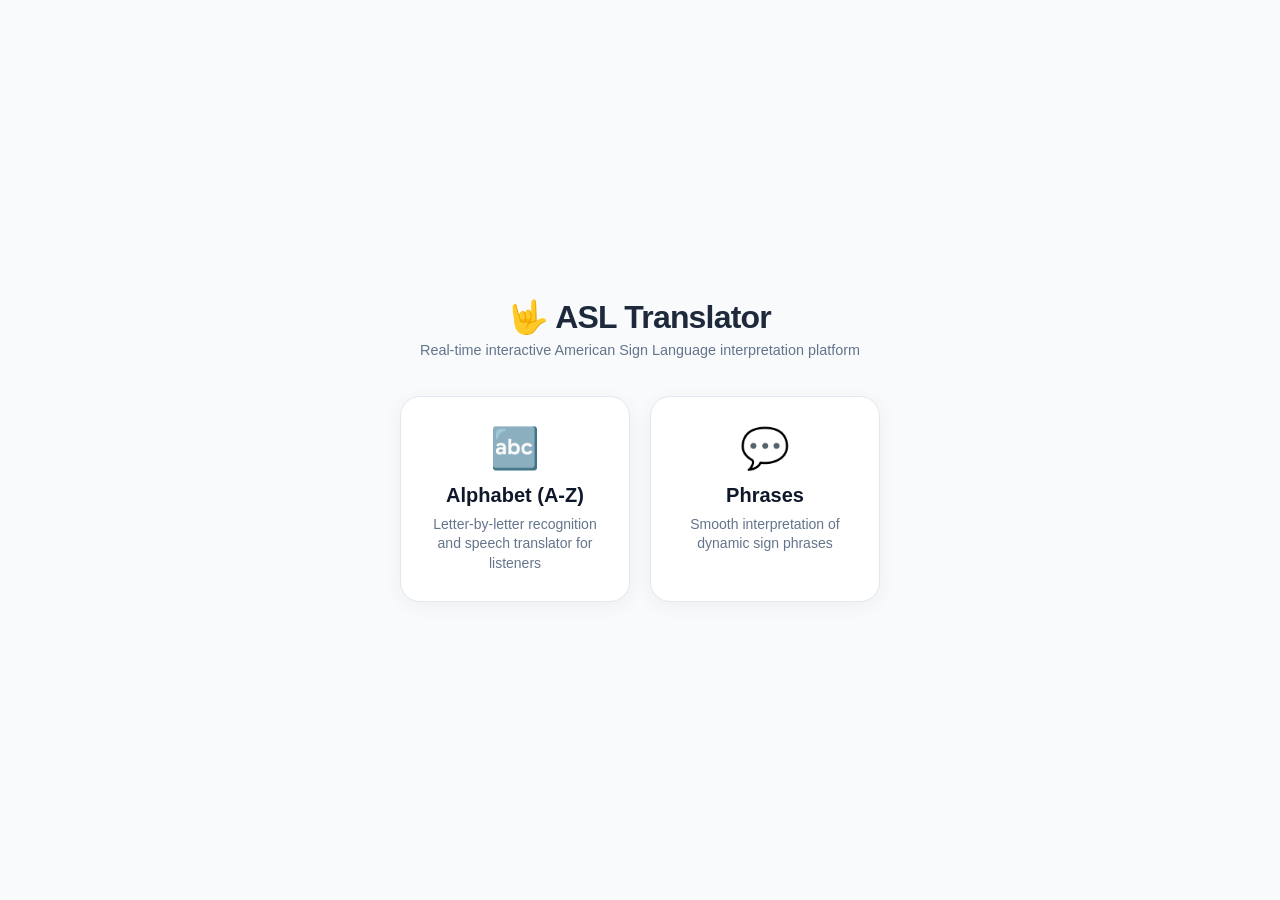
<file: index.html>
<!DOCTYPE html>
<html lang="en">
<head>
  <meta charset="UTF-8">
  <meta name="viewport" content="width=device-width, initial-scale=1.0">
  <title>ASL Translator</title>
  <link rel="stylesheet" href="style.css">
</head>
<body>
  <main class="main-container">
    <header class="header">
      <h1>🤟 ASL Translator</h1>
      <p>Real-time interactive American Sign Language interpretation platform</p>
    </header>

    <div class="card-grid">
      <a href="abecedario.html" class="card">
        <div class="card-icon">🔤</div>
        <h2>Alphabet (A-Z)</h2>
        <p>Letter-by-letter recognition and speech translator for listeners</p>
      </a>

      <a href="frases.html" class="card">
        <div class="card-icon">💬</div>
        <h2>Phrases</h2>
        <p>Smooth interpretation of dynamic sign phrases</p>
      </a>
    </div>
  </main>
</body>
</html>
</file>
<file: style.css>
:root {
  --primary: #6366f1;
  --primary-hover: #4f46e5;
  --bg-color: #f8fafc;
  --card-bg: #ffffff;
  --text-main: #0f172a;
  --text-muted: #64748b;
  --accent-green: #10b981;
  --accent-red: #ef4444;
  --border: #e2e8f0;
  --radius: 16px;
}
/* ==========================================
   RESET & GLOBAL STYLES
   ========================================== */
* {
  box-sizing: border-box;
  margin: 0;
  padding: 0;
  font-family: -apple-system, BlinkMacSystemFont, "Segoe UI", Roboto, Oxygen, Ubuntu, Cantarell, sans-serif;
  -webkit-tap-highlight-color: transparent;
}

body {
  background-color: #f8fafc;
  color: #0f172a;
  min-height: 100vh;
  display: flex;
  justify-content: center;
  align-items: center;
  padding: 1.5rem 1rem;
}

.main-container {
  width: 100%;
  max-width: 480px;
  display: flex;
  flex-direction: column;
  align-items: center;
  gap: 1.25rem;
}

/* ==========================================
   HEADER & NAVIGATION
   ========================================== */
.header {
  text-align: center;
  width: 100%;
}

.back-link {
  display: inline-block;
  color: #6366f1;
  font-weight: 600;
  font-size: 0.9rem;
  text-decoration: none;
  margin-bottom: 0.5rem;
  transition: opacity 0.2s;
}

.back-link:active {
  opacity: 0.7;
}

.header h1 {
  font-size: 2rem;
  font-weight: 800;
  color: #1e293b;
  letter-spacing: -0.025em;
  margin-bottom: 0.25rem;
}

.header p {
  color: #64748b;
  font-size: 0.9rem;
  line-height: 1.4;
}

/* ==========================================
   HOME PAGE CARDS (INDEX.HTML)
   ========================================== */
.card-grid {
  display: flex;
  flex-direction: column;
  gap: 1.25rem;
  width: 100%;
  margin-top: 1rem;
}

.card {
  background: #ffffff;
  padding: 1.75rem 1.25rem;
  border-radius: 20px;
  box-shadow: 0 4px 20px rgba(0, 0, 0, 0.05);
  border: 1px solid #e2e8f0;
  text-decoration: none;
  color: inherit;
  display: flex;
  flex-direction: column;
  align-items: center;
  text-align: center;
  transition: transform 0.2s ease, box-shadow 0.2s ease;
}

.card:active {
  transform: scale(0.98);
  background-color: #f1f5f9;
}

.card-icon {
  font-size: 2.5rem;
  margin-bottom: 0.75rem;
}

.card h2 {
  font-size: 1.25rem;
  font-weight: 700;
  color: #0f172a;
  margin-bottom: 0.5rem;
}

.card p {
  font-size: 0.875rem;
  color: #64748b;
  line-height: 1.4;
}

/* ==========================================
   CAMERA & CANVAS CONTAINER (MODULE PAGES)
   ========================================== */
.video-wrapper {
  position: relative;
  width: 100%;
  aspect-ratio: 4 / 3;
  background-color: #000000;
  border-radius: 20px;
  overflow: hidden;
  box-shadow: 0 10px 25px -5px rgba(0, 0, 0, 0.1);
  display: flex;
  justify-content: center;
  align-items: center;
}

#webcam {
  display: none !important;
}

#output_canvas {
  width: 100%;
  height: 100%;
  object-fit: cover;
  transform: scaleX(-1);
}

/* ==========================================
   STATUS & SECTIONS
   ========================================== */
.status-box {
  width: 100%;
  background: #ffffff;
  padding: 1rem;
  border-radius: 16px;
  text-align: center;
  box-shadow: 0 4px 6px -1px rgba(0, 0, 0, 0.05);
  border: 1px solid #e2e8f0;
}

.detected-class {
  font-size: 1.5rem;
  font-weight: 800;
  color: #4f46e5;
  margin-bottom: 0.25rem;
}

.confidence-tag {
  font-size: 0.85rem;
  font-weight: 600;
  color: #64748b;
}

.section-container {
  width: 100%;
  background: #ffffff;
  padding: 1.25rem;
  border-radius: 18px;
  box-shadow: 0 4px 6px -1px rgba(0, 0, 0, 0.05);
  border: 1px solid #e2e8f0;
  display: flex;
  flex-direction: column;
  gap: 0.75rem;
}

.section-container h3 {
  font-size: 0.95rem;
  font-weight: 700;
  color: #334155;
  text-transform: uppercase;
  letter-spacing: 0.05em;
}

.sentence-box {
  width: 100%;
  min-height: 52px;
  background-color: #f1f5f9;
  border: 1px solid #cbd5e1;
  border-radius: 12px;
  padding: 0.85rem;
  font-size: 1.1rem;
  font-weight: 600;
  color: #0f172a;
  word-break: break-word;
  display: flex;
  align-items: center;
}

/* ==========================================
   BUTTONS
   ========================================== */
.button-group {
  display: flex;
  flex-wrap: wrap;
  gap: 0.5rem;
  width: 100%;
}

.btn-action {
  flex: 1 1 calc(50% - 0.5rem);
  min-height: 44px;
  padding: 0.6rem 0.8rem;
  border: none;
  border-radius: 12px;
  background-color: #e2e8f0;
  color: #334155;
  font-size: 0.875rem;
  font-weight: 600;
  cursor: pointer;
  transition: all 0.2s ease;
  display: flex;
  justify-content: center;
  align-items: center;
  gap: 0.4rem;
}

.btn-action:active {
  transform: scale(0.97);
  background-color: #cbd5e1;
}

.btn-primary {
  background-color: #4f46e5;
  color: #ffffff;
  flex: 1 1 100%;
}

.btn-mic {
  background-color: #10b981;
  color: #ffffff;
}

.btn-mic.recording {
  background-color: #ef4444;
}

.btn-cam {
  position: absolute;
  top: 12px;
  right: 12px;
  z-index: 10;
  background: rgba(15, 23, 42, 0.75);
  backdrop-filter: blur(8px);
  color: #ffffff;
  border: 1px solid rgba(255, 255, 255, 0.2);
  padding: 6px 12px;
  border-radius: 20px;
  font-size: 0.8rem;
  font-weight: 600;
  cursor: pointer;
  width: auto;
  min-height: auto;
}

@media (min-width: 640px) {
  .card-grid {
    flex-direction: row;
  }
  .card {
    flex: 1;
  }
}
</file>
